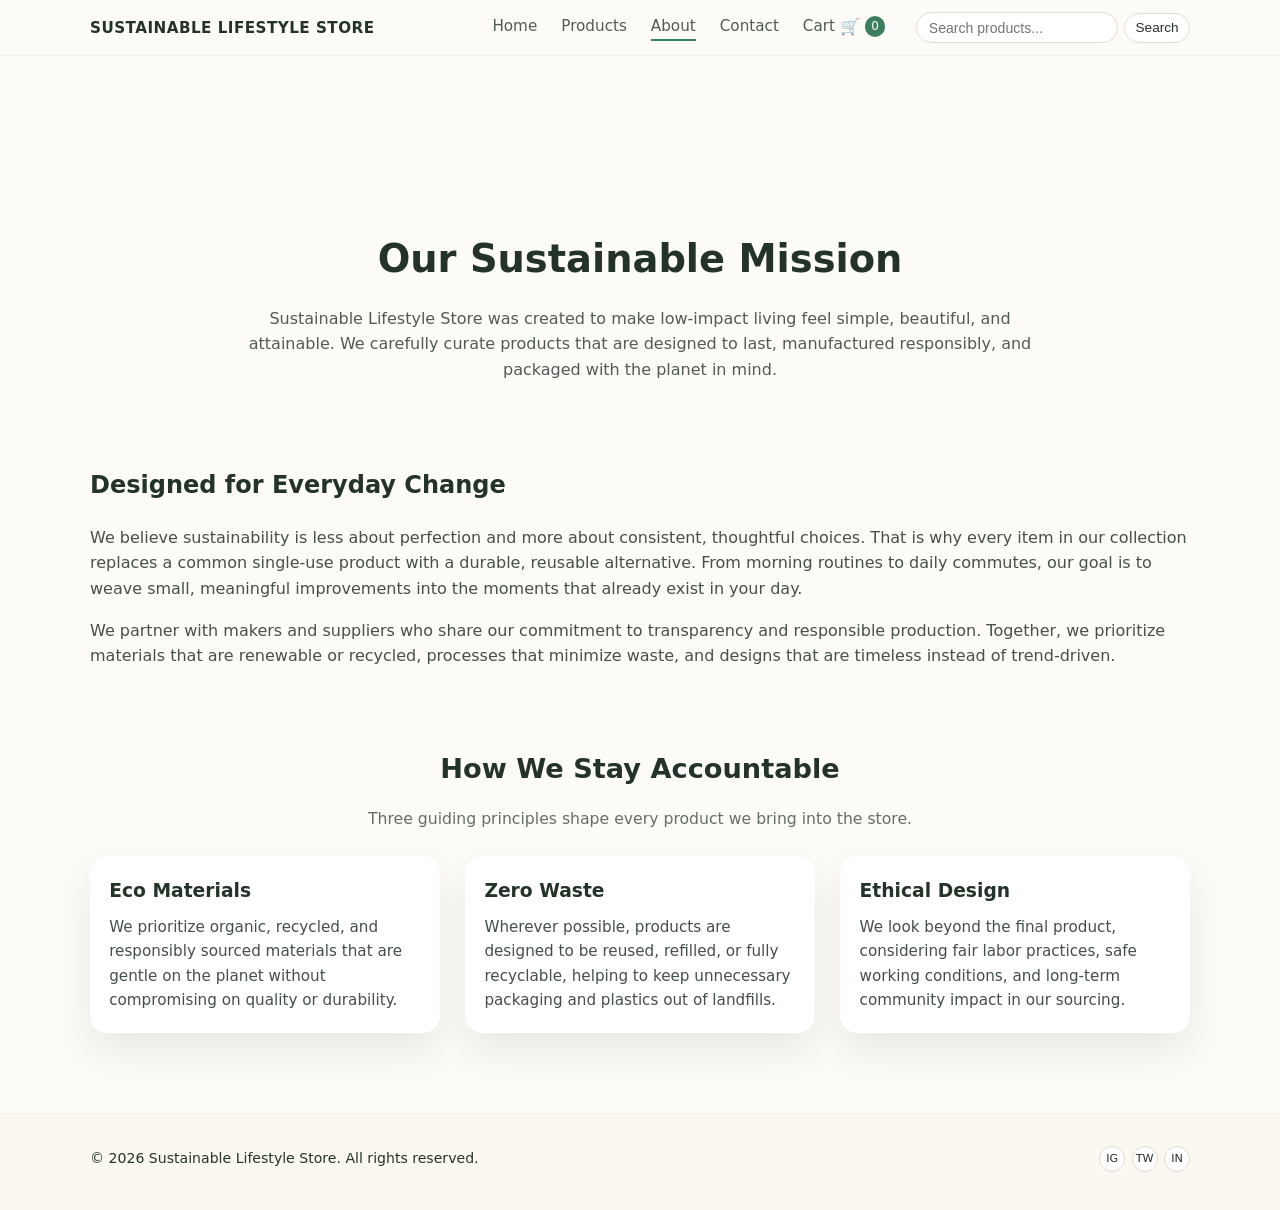
<file: about.html>
<!DOCTYPE html>
<html lang="en">
  <head>
    <meta charset="UTF-8" />
    <meta name="viewport" content="width=device-width, initial-scale=1.0" />
    <title>Our Sustainable Mission | Sustainable Lifestyle Store</title>
    <link rel="stylesheet" href="css/styles.css" />
  </head>
  <body>
    <!-- Global Header / Navbar -->
    <header class="site-header">
      <div class="nav-container">
        <a href="index.html" class="logo">Sustainable Lifestyle Store</a>
        <nav class="nav-links" id="nav-links">
          <a href="index.html" class="nav-link">Home</a>
          <a href="products.html" class="nav-link">Products</a>
          <a href="about.html" class="nav-link active">About</a>
          <a href="contact.html" class="nav-link">Contact</a>
          <a href="cart.html" class="nav-link nav-cart-link">
            Cart
            <span class="cart-icon">🛒</span>
            <span class="cart-count-badge" id="cart-count">0</span>
          </a>
          <form class="toolbar-search" id="global-search-form" role="search" aria-label="Sitewide product search">
            <input
              class="toolbar-search-input"
              id="global-search-input"
              type="search"
              name="q"
              placeholder="Search products..."
              aria-label="Search products"
            />
            <button class="toolbar-search-button" type="submit">Search</button>
          </form>
        </nav>
        <button class="nav-toggle" id="nav-toggle" aria-label="Toggle navigation">
          <span></span>
          <span></span>
          <span></span>
        </button>
      </div>
    </header>

    <main>
      <!-- Hero / Mission Section -->
      <section class="about-hero">
        <div class="about-hero-content fade-in-up">
          <h1>Our Sustainable Mission</h1>
          <p>
            Sustainable Lifestyle Store was created to make low-impact living feel simple, beautiful, and attainable. We
            carefully curate products that are designed to last, manufactured responsibly, and packaged with the planet
            in mind.
          </p>
        </div>
      </section>

      <!-- Story Section -->
      <section class="about-story">
        <div class="content-container fade-in-up">
          <h2>Designed for Everyday Change</h2>
          <p>
            We believe sustainability is less about perfection and more about consistent, thoughtful choices. That is
            why every item in our collection replaces a common single-use product with a durable, reusable alternative.
            From morning routines to daily commutes, our goal is to weave small, meaningful improvements into the
            moments that already exist in your day.
          </p>
          <p>
            We partner with makers and suppliers who share our commitment to transparency and responsible production.
            Together, we prioritize materials that are renewable or recycled, processes that minimize waste, and designs
            that are timeless instead of trend-driven.
          </p>
        </div>
      </section>

      <!-- Feature Cards -->
      <section class="about-features">
        <div class="content-container">
          <div class="section-header fade-in-up">
            <h2>How We Stay Accountable</h2>
            <p>Three guiding principles shape every product we bring into the store.</p>
          </div>

          <div class="feature-grid fade-in-up">
            <article class="feature-card">
              <h3>Eco Materials</h3>
              <p>
                We prioritize organic, recycled, and responsibly sourced materials that are gentle on the planet without
                compromising on quality or durability.
              </p>
            </article>

            <article class="feature-card">
              <h3>Zero Waste</h3>
              <p>
                Wherever possible, products are designed to be reused, refilled, or fully recyclable, helping to keep
                unnecessary packaging and plastics out of landfills.
              </p>
            </article>

            <article class="feature-card">
              <h3>Ethical Design</h3>
              <p>
                We look beyond the final product, considering fair labor practices, safe working conditions, and
                long-term community impact in our sourcing.
              </p>
            </article>
          </div>
        </div>
      </section>
    </main>

    <!-- Global Footer -->
    <footer class="site-footer">
      <div class="footer-content">
        <p>&copy; <span id="footer-year"></span> Sustainable Lifestyle Store. All rights reserved.</p>
        <div class="footer-social">
          <span class="social-icon">IG</span>
          <span class="social-icon">TW</span>
          <span class="social-icon">IN</span>
        </div>
      </div>
    </footer>

    <script src="js/cart.js"></script>
    <script src="js/script.js"></script>
  </body>
  </html>
</file>
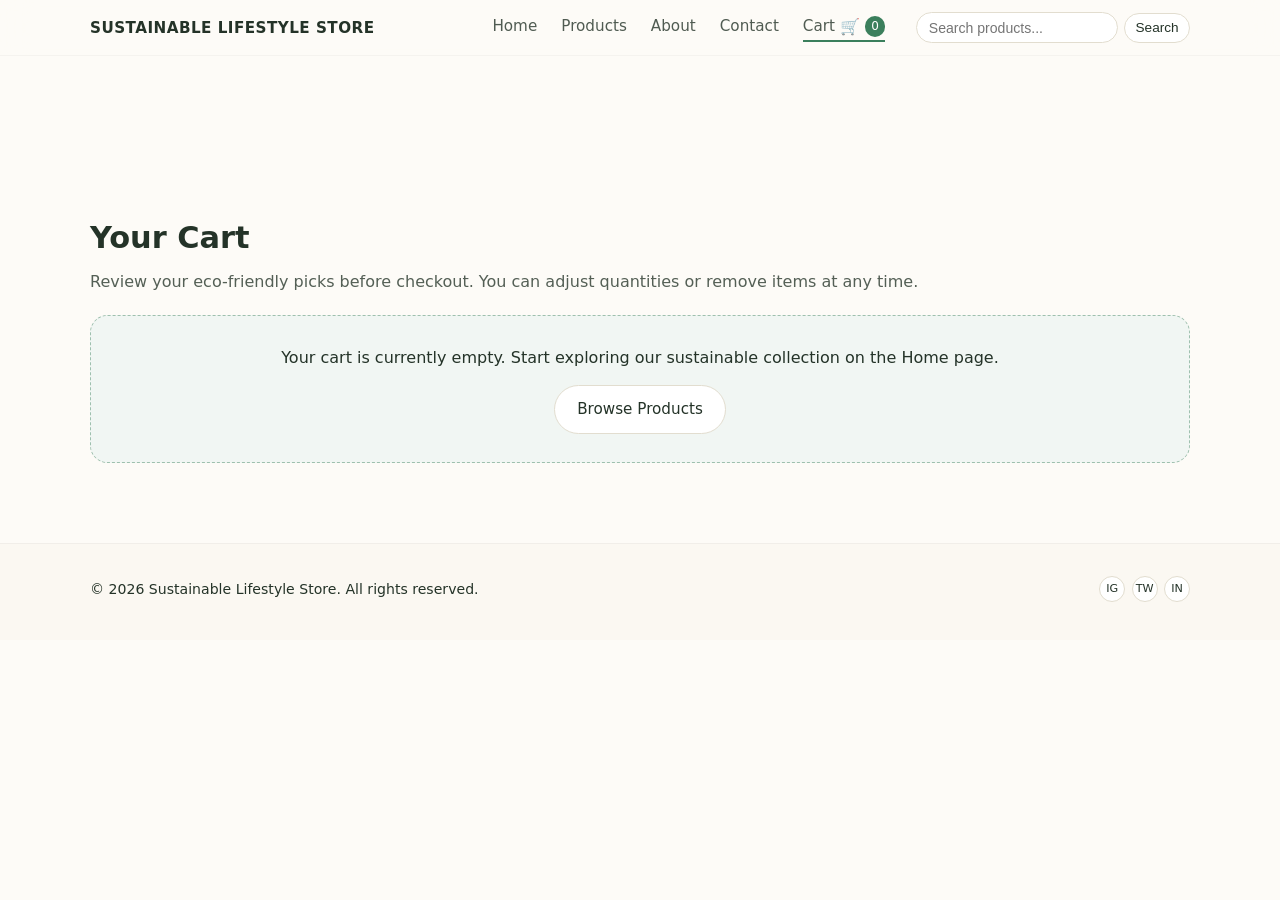
<file: cart.html>
<!DOCTYPE html>
<html lang="en">
  <head>
    <meta charset="UTF-8" />
    <meta name="viewport" content="width=device-width, initial-scale=1.0" />
    <title>Your Cart | Sustainable Lifestyle Store</title>
    <link rel="stylesheet" href="css/styles.css" />
  </head>
  <body>
    <!-- Global Header / Navbar -->
    <header class="site-header">
      <div class="nav-container">
        <a href="index.html" class="logo">Sustainable Lifestyle Store</a>
        <nav class="nav-links" id="nav-links">
          <a href="index.html" class="nav-link">Home</a>
          <a href="products.html" class="nav-link">Products</a>
          <a href="about.html" class="nav-link">About</a>
          <a href="contact.html" class="nav-link">Contact</a>
          <a href="cart.html" class="nav-link nav-cart-link active">
            Cart
            <span class="cart-icon">🛒</span>
            <span class="cart-count-badge" id="cart-count">0</span>
          </a>
          <form class="toolbar-search" id="global-search-form" role="search" aria-label="Sitewide product search">
            <input
              class="toolbar-search-input"
              id="global-search-input"
              type="search"
              name="q"
              placeholder="Search products..."
              aria-label="Search products"
            />
            <button class="toolbar-search-button" type="submit">Search</button>
          </form>
        </nav>
        <button class="nav-toggle" id="nav-toggle" aria-label="Toggle navigation">
          <span></span>
          <span></span>
          <span></span>
        </button>
      </div>
    </header>

    <main>
      <section class="cart-section">
        <div class="content-container fade-in-up">
          <h1>Your Cart</h1>
          <p class="cart-subtitle">
            Review your eco-friendly picks before checkout. You can adjust quantities or remove items at any time.
          </p>

          <div id="cart-empty" class="cart-empty-message">
            <p>Your cart is currently empty. Start exploring our sustainable collection on the Home page.</p>
            <a href="index.html" class="btn-secondary">Browse Products</a>
          </div>

          <div id="cart-content" class="cart-content">
            <div class="cart-items" id="cart-items">
              <!-- Cart items rendered by JavaScript -->
            </div>
            <aside class="cart-summary" id="cart-summary">
              <h2>Order Summary</h2>
              <div class="summary-row">
                <span>Subtotal</span>
                <span id="cart-subtotal">$0.00</span>
              </div>
              <p class="summary-note">
                This is a demo store. No real payment is processed, but your cart is remembered in your browser using
                localStorage.
              </p>
              <button class="btn-primary full-width" id="checkout-button">Proceed to Checkout</button>
            </aside>
          </div>
        </div>
      </section>
    </main>

    <!-- Global Footer -->
    <footer class="site-footer">
      <div class="footer-content">
        <p>&copy; <span id="footer-year"></span> Sustainable Lifestyle Store. All rights reserved.</p>
        <div class="footer-social">
          <span class="social-icon">IG</span>
          <span class="social-icon">TW</span>
          <span class="social-icon">IN</span>
        </div>
      </div>
    </footer>

    <script src="js/cart.js"></script>
    <script src="js/script.js"></script>
  </body>
  </html>
</file>
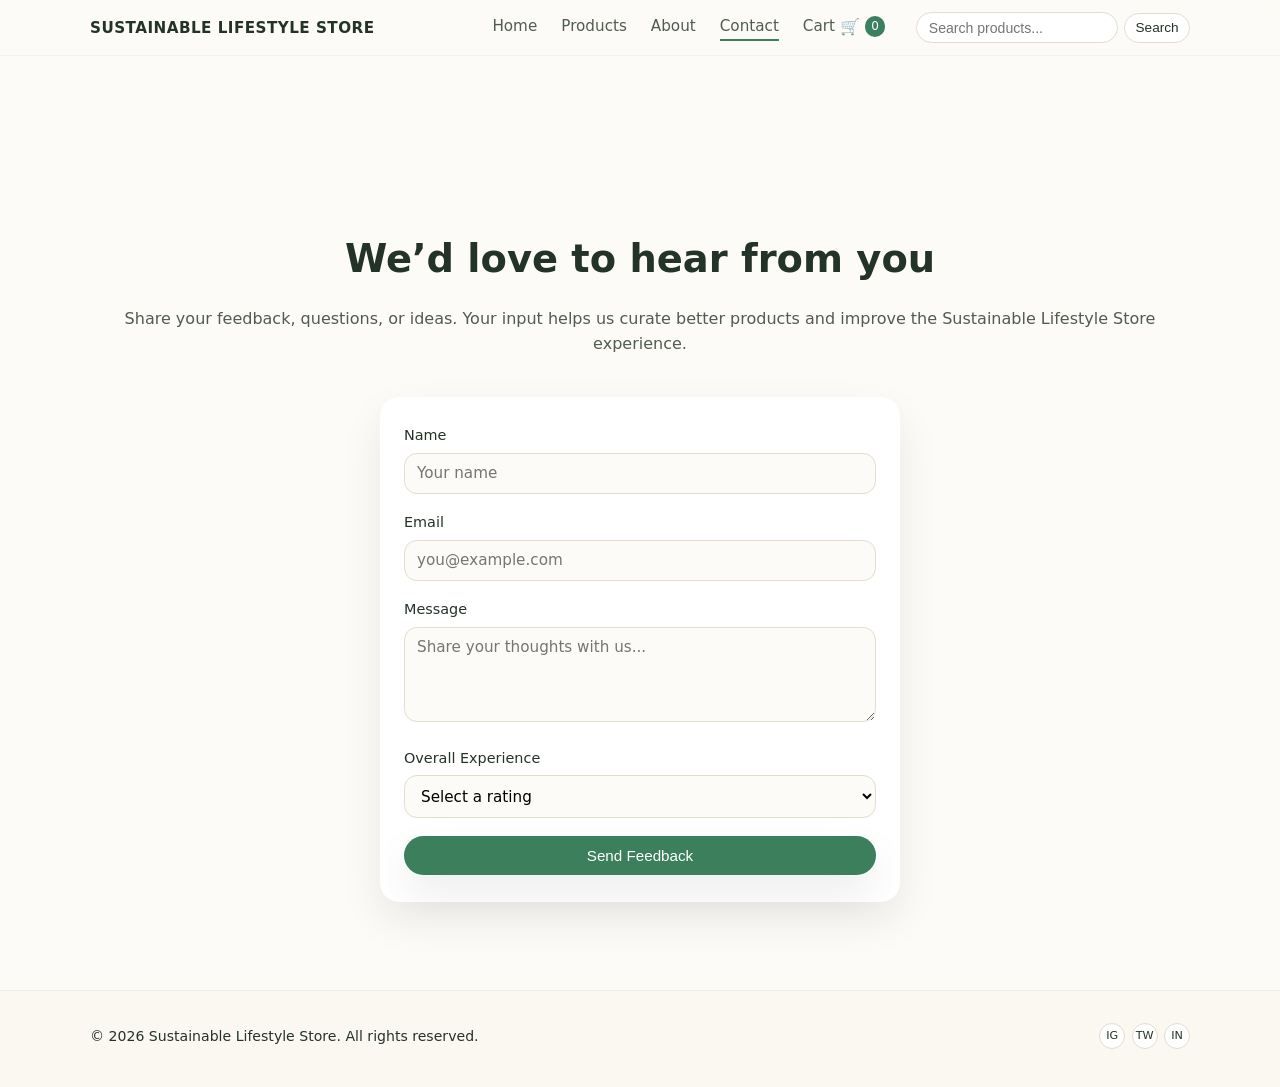
<file: contact.html>
<!DOCTYPE html>
<html lang="en">
  <head>
    <meta charset="UTF-8" />
    <meta name="viewport" content="width=device-width, initial-scale=1.0" />
    <title>Contact Us | Sustainable Lifestyle Store</title>
    <link rel="stylesheet" href="css/styles.css" />
  </head>
  <body>
    <!-- Global Header / Navbar -->
    <header class="site-header">
      <div class="nav-container">
        <a href="index.html" class="logo">Sustainable Lifestyle Store</a>
        <nav class="nav-links" id="nav-links">
          <a href="index.html" class="nav-link">Home</a>
          <a href="products.html" class="nav-link">Products</a>
          <a href="about.html" class="nav-link">About</a>
          <a href="contact.html" class="nav-link active">Contact</a>
          <a href="cart.html" class="nav-link nav-cart-link">
            Cart
            <span class="cart-icon">🛒</span>
            <span class="cart-count-badge" id="cart-count">0</span>
          </a>
          <form class="toolbar-search" id="global-search-form" role="search" aria-label="Sitewide product search">
            <input
              class="toolbar-search-input"
              id="global-search-input"
              type="search"
              name="q"
              placeholder="Search products..."
              aria-label="Search products"
            />
            <button class="toolbar-search-button" type="submit">Search</button>
          </form>
        </nav>
        <button class="nav-toggle" id="nav-toggle" aria-label="Toggle navigation">
          <span></span>
          <span></span>
          <span></span>
        </button>
      </div>
    </header>

    <main>
      <section class="contact-hero">
        <div class="content-container fade-in-up">
          <h1>We’d love to hear from you</h1>
          <p>
            Share your feedback, questions, or ideas. Your input helps us curate better products and improve the
            Sustainable Lifestyle Store experience.
          </p>
        </div>
      </section>

      <section class="contact-form-section">
        <div class="content-container">
          <form id="contact-form" class="contact-form fade-in-up" novalidate>
            <div class="form-group">
              <label for="name">Name</label>
              <input type="text" id="name" name="name" placeholder="Your name" required />
            </div>

            <div class="form-group">
              <label for="email">Email</label>
              <input type="email" id="email" name="email" placeholder="you@example.com" required />
            </div>

            <div class="form-group">
              <label for="message">Message</label>
              <textarea
                id="message"
                name="message"
                rows="4"
                placeholder="Share your thoughts with us..."
                required
              ></textarea>
            </div>

            <div class="form-group">
              <label for="rating">Overall Experience</label>
              <select id="rating" name="rating" required>
                <option value="">Select a rating</option>
                <option value="excellent">Excellent</option>
                <option value="good">Good</option>
                <option value="average">Average</option>
                <option value="poor">Poor</option>
              </select>
            </div>

            <button type="submit" class="btn-primary full-width">Send Feedback</button>
          </form>
        </div>
      </section>
    </main>

    <!-- Global Footer -->
    <footer class="site-footer">
      <div class="footer-content">
        <p>&copy; <span id="footer-year"></span> Sustainable Lifestyle Store. All rights reserved.</p>
        <div class="footer-social">
          <span class="social-icon">IG</span>
          <span class="social-icon">TW</span>
          <span class="social-icon">IN</span>
        </div>
      </div>
    </footer>

    <script src="js/cart.js"></script>
    <script src="js/script.js"></script>
  </body>
  </html>
</file>
<file: css/styles.css>
/* =========================================================
   Sustainable Lifestyle Store - Global Styles
   Tech: HTML, CSS, Vanilla JS only
   Palette + design system defined here
   ========================================================= */

:root {
  --primary-green: #3b7f5c;
  --light-beige: #f6f1e8;
  --dark-text: #243328;
  --soft-shadow: 0 18px 40px rgba(0, 0, 0, 0.08);

  --bg-body: #fdfbf7;
  --border-subtle: #e2ddcf;
  --accent-soft: #d3e8dd;
  --danger: #b83a3a;
  --danger-soft: #fbe9e9;
}

*,
*::before,
*::after {
  box-sizing: border-box;
}

body {
  margin: 0;
  font-family: system-ui, -apple-system, BlinkMacSystemFont, 'Segoe UI', sans-serif;
  color: var(--dark-text);
  background-color: var(--bg-body);
  line-height: 1.6;
}

img {
  max-width: 100%;
  display: block;
}

a {
  color: inherit;
  text-decoration: none;
}

main {
  padding-top: 76px; /* offset sticky header */
}

.content-container {
  width: min(1100px, 90%);
  margin: 0 auto;
}

/* =========================================================
   Header / Navbar
   ========================================================= */

.site-header {
  position: sticky;
  top: 0;
  z-index: 100;
  backdrop-filter: blur(16px);
  background-color: rgba(253, 251, 247, 0.9);
  border-bottom: 1px solid rgba(0, 0, 0, 0.03);
}

.nav-container {
  width: min(1100px, 90%);
  margin: 0 auto;
  display: flex;
  align-items: center;
  justify-content: space-between;
  padding: 0.75rem 0;
}

.logo {
  font-weight: 700;
  letter-spacing: 0.03em;
  font-size: 0.95rem;
  text-transform: uppercase;
  color: var(--dark-text);
}

.nav-links {
  display: flex;
  align-items: center;
  gap: 1.5rem;
}

.toolbar-search {
  display: flex;
  align-items: center;
  gap: 0.4rem;
  margin-left: 0.4rem;
}

.toolbar-search-input {
  border: 1px solid var(--border-subtle);
  border-radius: 999px;
  padding: 0.42rem 0.75rem;
  min-width: 180px;
  background-color: #fff;
  font-size: 0.88rem;
}

.toolbar-search-button {
  border: 1px solid var(--border-subtle);
  border-radius: 999px;
  background-color: #fff;
  color: var(--dark-text);
  padding: 0.4rem 0.65rem;
  cursor: pointer;
  font-size: 0.85rem;
}

.toolbar-search-button:hover {
  background-color: var(--accent-soft);
  border-color: var(--accent-soft);
}

.nav-link {
  font-size: 0.95rem;
  color: rgba(36, 51, 40, 0.8);
  position: relative;
  padding-bottom: 0.15rem;
}

.nav-link::after {
  content: '';
  position: absolute;
  left: 0;
  bottom: 0;
  width: 0;
  height: 2px;
  background-color: var(--primary-green);
  transition: width 0.2s ease;
}

.nav-link:hover::after,
.nav-link.active::after {
  width: 100%;
}

.nav-cart-link {
  display: inline-flex;
  align-items: center;
  gap: 0.3rem;
}

.cart-icon {
  font-size: 1rem;
}

.cart-count-badge {
  min-width: 1.3rem;
  padding: 0 0.3rem;
  height: 1.3rem;
  border-radius: 999px;
  background-color: var(--primary-green);
  color: #fff;
  font-size: 0.75rem;
  display: inline-flex;
  align-items: center;
  justify-content: center;
}

/* Hamburger button (mobile) */

.nav-toggle {
  display: none;
  flex-direction: column;
  justify-content: center;
  align-items: center;
  gap: 0.23rem;
  background: none;
  border: none;
  cursor: pointer;
  padding: 0.4rem;
}

.nav-toggle span {
  width: 20px;
  height: 2px;
  background-color: var(--dark-text);
  border-radius: 999px;
  transition: transform 0.2s ease, opacity 0.2s ease;
}

.nav-toggle.is-open span:nth-child(1) {
  transform: translateY(4px) rotate(45deg);
}

.nav-toggle.is-open span:nth-child(2) {
  opacity: 0;
}

.nav-toggle.is-open span:nth-child(3) {
  transform: translateY(-4px) rotate(-45deg);
}

/* =========================================================
   Buttons
   ========================================================= */

.btn-primary,
.btn-secondary {
  border-radius: 999px;
  padding: 0.7rem 1.4rem;
  font-size: 0.95rem;
  border: none;
  cursor: pointer;
  transition: transform 0.18s ease, box-shadow 0.18s ease, background-color 0.18s ease, color 0.18s ease;
  display: inline-flex;
  align-items: center;
  justify-content: center;
  white-space: nowrap;
}

.btn-primary {
  background-color: var(--primary-green);
  color: #fff;
  box-shadow: var(--soft-shadow);
}

.btn-primary:hover {
  transform: translateY(-1px);
  box-shadow: 0 20px 45px rgba(0, 0, 0, 0.12);
  background-color: #346f51;
}

.btn-secondary {
  background-color: #fff;
  color: var(--dark-text);
  border: 1px solid var(--border-subtle);
}

.btn-secondary:hover {
  background-color: var(--accent-soft);
  border-color: var(--accent-soft);
}

.btn-icon {
  padding-inline: 0.9rem;
}

.full-width {
  width: 100%;
}

button:focus-visible,
input:focus-visible,
select:focus-visible,
textarea:focus-visible {
  outline: 2px solid var(--primary-green);
  outline-offset: 2px;
}

/* =========================================================
   Hero (Home)
   ========================================================= */

.hero {
  padding: 4rem 0 3rem;
}

.hero-content {
  width: min(760px, 90%);
  margin: 0 auto;
  text-align: center;
}

.hero h1 {
  font-size: clamp(2.1rem, 4vw, 2.7rem);
  margin-bottom: 1rem;
  letter-spacing: 0.01em;
}

.hero p {
  color: rgba(36, 51, 40, 0.8);
  margin-bottom: 1.6rem;
}

/* =========================================================
   Sections / Titles
   ========================================================= */

.section-header {
  text-align: center;
  margin-bottom: 1.5rem;
}

.section-header h2 {
  font-size: 1.7rem;
  margin-bottom: 0.4rem;
}

.section-header p {
  color: rgba(36, 51, 40, 0.7);
  font-size: 0.98rem;
}

/* =========================================================
   Product Grid
   ========================================================= */

.products-section {
  padding-bottom: 3rem;
}

.products-search-summary {
  width: min(1100px, 92%);
  margin: 0 auto 1rem;
  font-size: 0.95rem;
  color: rgba(36, 51, 40, 0.78);
}

.search-empty-state {
  width: min(1100px, 92%);
  margin: 1.2rem auto 0;
  background-color: #f1f6f3;
  border: 1px dashed rgba(59, 127, 92, 0.45);
  border-radius: 1rem;
  padding: 1rem;
  text-align: center;
  display: none;
}

.products-grid {
  width: min(1100px, 92%);
  margin: 0 auto;
  display: grid;
  grid-template-columns: repeat(4, minmax(0, 1fr));
  gap: 1.5rem;
}

.product-card {
  background-color: #fff;
  border-radius: 1.2rem;
  padding: 0.9rem;
  display: flex;
  flex-direction: column;
  gap: 0.75rem;
  box-shadow: var(--soft-shadow);
  transform: translateY(0);
  transition: transform 0.2s ease, box-shadow 0.2s ease;
}

.product-card:hover {
  transform: translateY(-6px);
  box-shadow: 0 24px 55px rgba(0, 0, 0, 0.12);
}

.product-image {
  border-radius: 0.9rem;
  overflow: hidden;
  background: radial-gradient(circle at top left, #e5f4ec, #f6f1e8);
  aspect-ratio: 4 / 3;
  display: flex;
  align-items: center;
  justify-content: center;
}

.product-image img {
  object-fit: cover;
  width: 100%;
  height: 100%;
}

.product-info {
  display: flex;
  align-items: center;
  justify-content: space-between;
  gap: 0.6rem;
}

.product-info h3 {
  margin: 0;
  font-size: 1rem;
}

.product-price {
  margin: 0;
  font-weight: 600;
  color: var(--primary-green);
}

.product-actions {
  display: flex;
  gap: 0.5rem;
}

.product-actions .btn-secondary {
  flex: 1;
}

.product-actions .btn-primary {
  flex: 1;
}

/* =========================================================
   Modal
   ========================================================= */

.modal-overlay {
  position: fixed;
  inset: 0;
  background-color: rgba(0, 0, 0, 0.32);
  display: none;
  align-items: center;
  justify-content: center;
  padding: 1.5rem;
  z-index: 200;
}

.modal-overlay.is-visible {
  display: flex;
}

.modal {
  background-color: #fffdf8;
  border-radius: 1.3rem;
  max-width: 840px;
  width: 100%;
  box-shadow: 0 26px 70px rgba(0, 0, 0, 0.22);
  position: relative;
  animation: modalIn 0.22s ease-out;
  max-height: 90vh;
  display: flex;
  flex-direction: column;
}

.modal-close {
  position: absolute;
  top: 0.65rem;
  right: 0.75rem;
  border: none;
  background: none;
  font-size: 1.5rem;
  cursor: pointer;
  color: rgba(36, 51, 40, 0.8);
}

.modal-content {
  display: grid;
  grid-template-columns: minmax(0, 1.1fr) minmax(0, 1.3fr);
  gap: 1.6rem;
  padding: 1.6rem 1.8rem 1.8rem;
  overflow-y: auto;
}

.modal-image {
  border-radius: 1.1rem;
  overflow: hidden;
  background: radial-gradient(circle at top left, #d9efe3, #f6f1e8);
}

.modal-details h2 {
  margin-top: 0;
  margin-bottom: 0.4rem;
}

.modal-price {
  color: var(--primary-green);
  font-weight: 600;
  margin-top: 0;
  margin-bottom: 0.8rem;
}

.modal-description {
  margin-bottom: 0.75rem;
}

.modal-benefit {
  font-size: 0.9rem;
  color: rgba(36, 51, 40, 0.8);
  padding: 0.7rem 0.85rem;
  border-radius: 0.8rem;
  background-color: #f0f8f3;
  border: 1px dashed rgba(59, 127, 92, 0.4);
  margin-bottom: 1.1rem;
}

/* =========================================================
   About Page
   ========================================================= */

.about-hero {
  padding: 4rem 0 2rem;
}

.about-hero-content {
  width: min(800px, 90%);
  margin: 0 auto;
  text-align: center;
}

.about-hero-content h1 {
  font-size: clamp(2rem, 3.3vw, 2.4rem);
  margin-bottom: 0.8rem;
}

.about-hero-content p {
  color: rgba(36, 51, 40, 0.8);
}

.about-story {
  padding: 1rem 0 2.5rem;
}

.about-story p {
  margin-bottom: 1rem;
  color: rgba(36, 51, 40, 0.85);
}

.about-features {
  padding-bottom: 3rem;
}

.feature-grid {
  display: grid;
  grid-template-columns: repeat(3, minmax(0, 1fr));
  gap: 1.6rem;
}

.feature-card {
  background-color: #fff;
  border-radius: 1.1rem;
  padding: 1.3rem 1.2rem;
  box-shadow: var(--soft-shadow);
}

.feature-card h3 {
  margin-top: 0;
  margin-bottom: 0.55rem;
}

.feature-card p {
  margin: 0;
  font-size: 0.95rem;
  color: rgba(36, 51, 40, 0.86);
}

/* =========================================================
   Contact Page
   ========================================================= */

.contact-hero {
  padding: 4rem 0 1.5rem;
  text-align: center;
}

.contact-hero h1 {
  font-size: clamp(2rem, 3.5vw, 2.4rem);
  margin-bottom: 0.6rem;
}

.contact-hero p {
  color: rgba(36, 51, 40, 0.8);
}

.contact-form-section {
  padding-bottom: 3.5rem;
}

.contact-form {
  margin: 0 auto;
  background-color: #fff;
  padding: 1.7rem 1.5rem;
  border-radius: 1.2rem;
  box-shadow: var(--soft-shadow);
  max-width: 520px;
}

.form-group {
  margin-bottom: 1.1rem;
}

.form-group label {
  display: block;
  font-size: 0.9rem;
  margin-bottom: 0.35rem;
}

.form-group input,
.form-group textarea,
.form-group select {
  width: 100%;
  border-radius: 0.8rem;
  border: 1px solid var(--border-subtle);
  padding: 0.65rem 0.75rem;
  font-size: 0.95rem;
  font-family: inherit;
  background-color: #fdfbf7;
}

.form-group textarea {
  resize: vertical;
}

/* =========================================================
   Cart Page
   ========================================================= */

.cart-section {
  padding: 3.5rem 0 3rem;
}

.cart-section h1 {
  font-size: 1.9rem;
  margin-bottom: 0.4rem;
}

.cart-subtitle {
  margin-top: 0;
  margin-bottom: 1.3rem;
  color: rgba(36, 51, 40, 0.78);
}

.cart-empty-message {
  text-align: center;
  padding: 1.8rem 1.4rem;
  border-radius: 1.1rem;
  background-color: #f1f6f3;
  border: 1px dashed rgba(59, 127, 92, 0.45);
}

.cart-empty-message p {
  margin-top: 0;
  margin-bottom: 0.9rem;
}

.cart-content {
  display: none; /* toggled by JS when items exist */
  margin-top: 1.2rem;
  display: grid;
  grid-template-columns: minmax(0, 3fr) minmax(0, 2fr);
  gap: 1.5rem;
}

.cart-items {
  display: flex;
  flex-direction: column;
  gap: 0.9rem;
}

.cart-item {
  display: grid;
  grid-template-columns: auto minmax(0, 1.8fr) auto;
  gap: 1rem;
  padding: 0.9rem;
  border-radius: 1rem;
  background-color: #fff;
  box-shadow: var(--soft-shadow);
  align-items: center;
}

.cart-item-image {
  width: 80px;
  height: 80px;
  border-radius: 0.9rem;
  overflow: hidden;
  background: radial-gradient(circle at top left, #e5f4ec, #f6f1e8);
}

.cart-item-info h3 {
  margin: 0 0 0.2rem;
  font-size: 1rem;
}

.cart-item-price {
  font-weight: 600;
  color: var(--primary-green);
  margin: 0.1rem 0 0.4rem;
}

.cart-item-meta {
  font-size: 0.85rem;
  color: rgba(36, 51, 40, 0.75);
}

.cart-item-actions {
  display: flex;
  flex-direction: column;
  align-items: flex-end;
  gap: 0.35rem;
}

.quantity-controls {
  display: inline-flex;
  align-items: center;
  border-radius: 999px;
  border: 1px solid var(--border-subtle);
  overflow: hidden;
}

.quantity-button {
  border: none;
  background-color: #f3efe5;
  color: var(--dark-text);
  width: 28px;
  height: 26px;
  display: inline-flex;
  align-items: center;
  justify-content: center;
  cursor: pointer;
  font-size: 1rem;
}

.quantity-value {
  padding: 0 0.7rem;
  font-size: 0.9rem;
}

.remove-item-btn {
  border-radius: 999px;
  border: none;
  background-color: var(--danger-soft);
  color: var(--danger);
  padding: 0.2rem 0.7rem;
  font-size: 0.8rem;
  cursor: pointer;
}

.cart-summary {
  background-color: #fff;
  padding: 1.4rem 1.3rem;
  border-radius: 1.2rem;
  box-shadow: var(--soft-shadow);
  align-self: flex-start;
}

.cart-summary h2 {
  margin-top: 0;
  margin-bottom: 0.8rem;
}

.summary-row {
  display: flex;
  align-items: center;
  justify-content: space-between;
  font-weight: 600;
  margin-bottom: 0.6rem;
}

.summary-note {
  font-size: 0.85rem;
  color: rgba(36, 51, 40, 0.78);
  margin-bottom: 0.9rem;
}

/* =========================================================
   Footer
   ========================================================= */

.site-footer {
  margin-top: 2rem;
  padding: 1.2rem 0 1.6rem;
  border-top: 1px solid rgba(0, 0, 0, 0.04);
  background-color: #fbf8f2;
}

.footer-content {
  width: min(1100px, 90%);
  margin: 0 auto;
  display: flex;
  flex-wrap: wrap;
  align-items: center;
  justify-content: space-between;
  gap: 0.85rem;
  font-size: 0.88rem;
}

.footer-social {
  display: flex;
  gap: 0.4rem;
}

.social-icon {
  width: 26px;
  height: 26px;
  border-radius: 999px;
  display: inline-flex;
  align-items: center;
  justify-content: center;
  background-color: #fff;
  border: 1px solid var(--border-subtle);
  font-size: 0.7rem;
}

/* =========================================================
   Animations & Transitions
   ========================================================= */

.fade-in-up {
  opacity: 0;
  transform: translateY(12px);
  animation: fadeInUp 0.4s ease-out forwards;
}

@keyframes fadeInUp {
  to {
    opacity: 1;
    transform: translateY(0);
  }
}

@keyframes modalIn {
  from {
    opacity: 0;
    transform: translateY(18px);
  }
  to {
    opacity: 1;
    transform: translateY(0);
  }
}

/* =========================================================
   Responsive Design
   ========================================================= */

@media (max-width: 960px) {
  .products-grid {
    grid-template-columns: repeat(3, minmax(0, 1fr));
  }

  .feature-grid {
    grid-template-columns: repeat(2, minmax(0, 1fr));
  }

  .cart-content {
    grid-template-columns: minmax(0, 1.8fr) minmax(0, 1.4fr);
  }
}

@media (max-width: 768px) {
  .nav-toggle {
    display: flex;
  }

  .nav-links {
    position: absolute;
    inset-inline: 0;
    top: 100%;
    background-color: rgba(253, 251, 247, 0.97);
    border-bottom: 1px solid rgba(0, 0, 0, 0.04);
    padding: 0.7rem 1.2rem 0.9rem;
    flex-direction: column;
    align-items: flex-start;
    gap: 0.8rem;
    max-height: 0;
    overflow: hidden;
    transition: max-height 0.2s ease;
  }

  .nav-links.is-open {
    max-height: 420px;
  }

  .toolbar-search {
    width: 100%;
    margin-left: 0;
  }

  .toolbar-search-input {
    min-width: 0;
    flex: 1;
  }

  .products-grid {
    grid-template-columns: repeat(2, minmax(0, 1fr));
  }

  .feature-grid {
    grid-template-columns: minmax(0, 1fr);
  }

  .modal-content {
    grid-template-columns: minmax(0, 1fr);
  }

  .modal {
    max-height: 92vh;
  }

  .cart-content {
    grid-template-columns: minmax(0, 1fr);
  }

  .cart-summary {
    position: sticky;
    top: 86px;
  }
}

@media (max-width: 520px) {
  .product-actions {
    flex-direction: column;
  }

  .products-grid {
    grid-template-columns: minmax(0, 1fr);
  }

  .cart-item {
    grid-template-columns: minmax(0, 1fr);
    align-items: flex-start;
  }

  .cart-item-actions {
    align-items: flex-start;
  }
}
</file>
